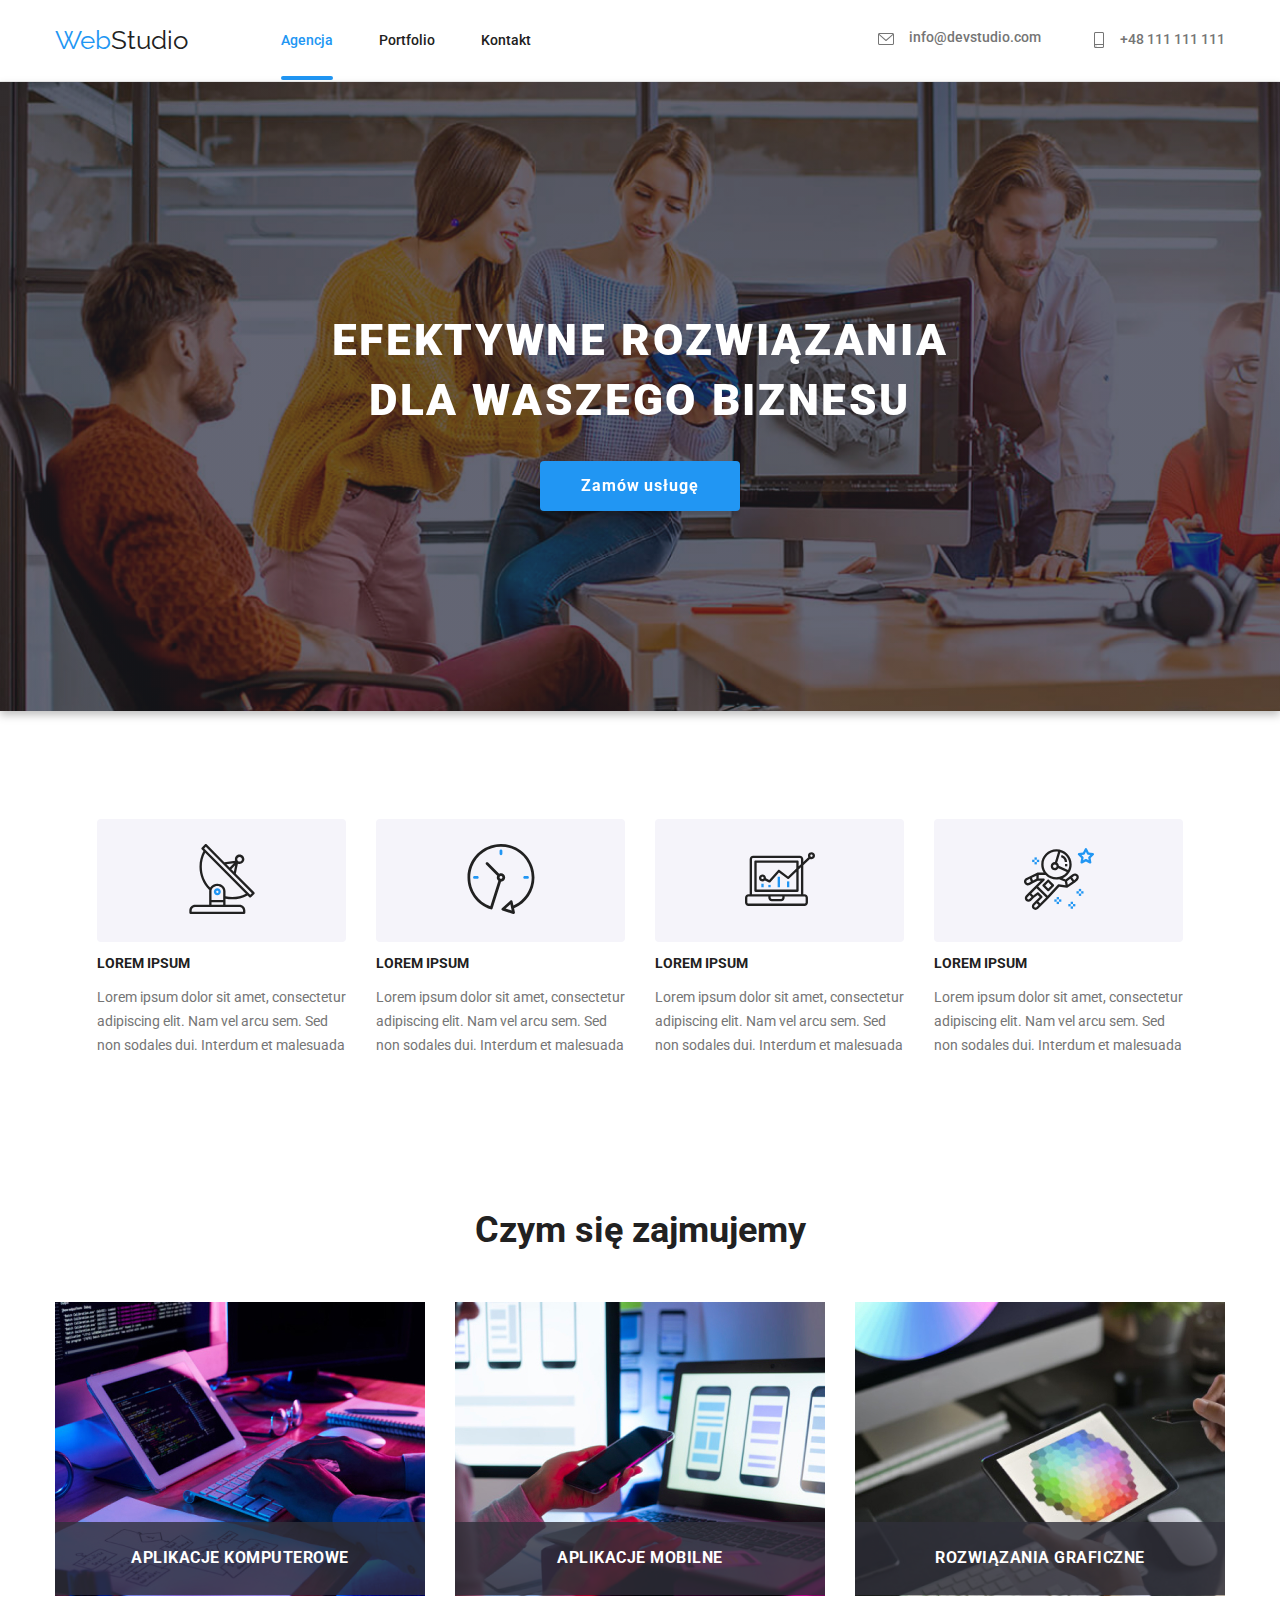
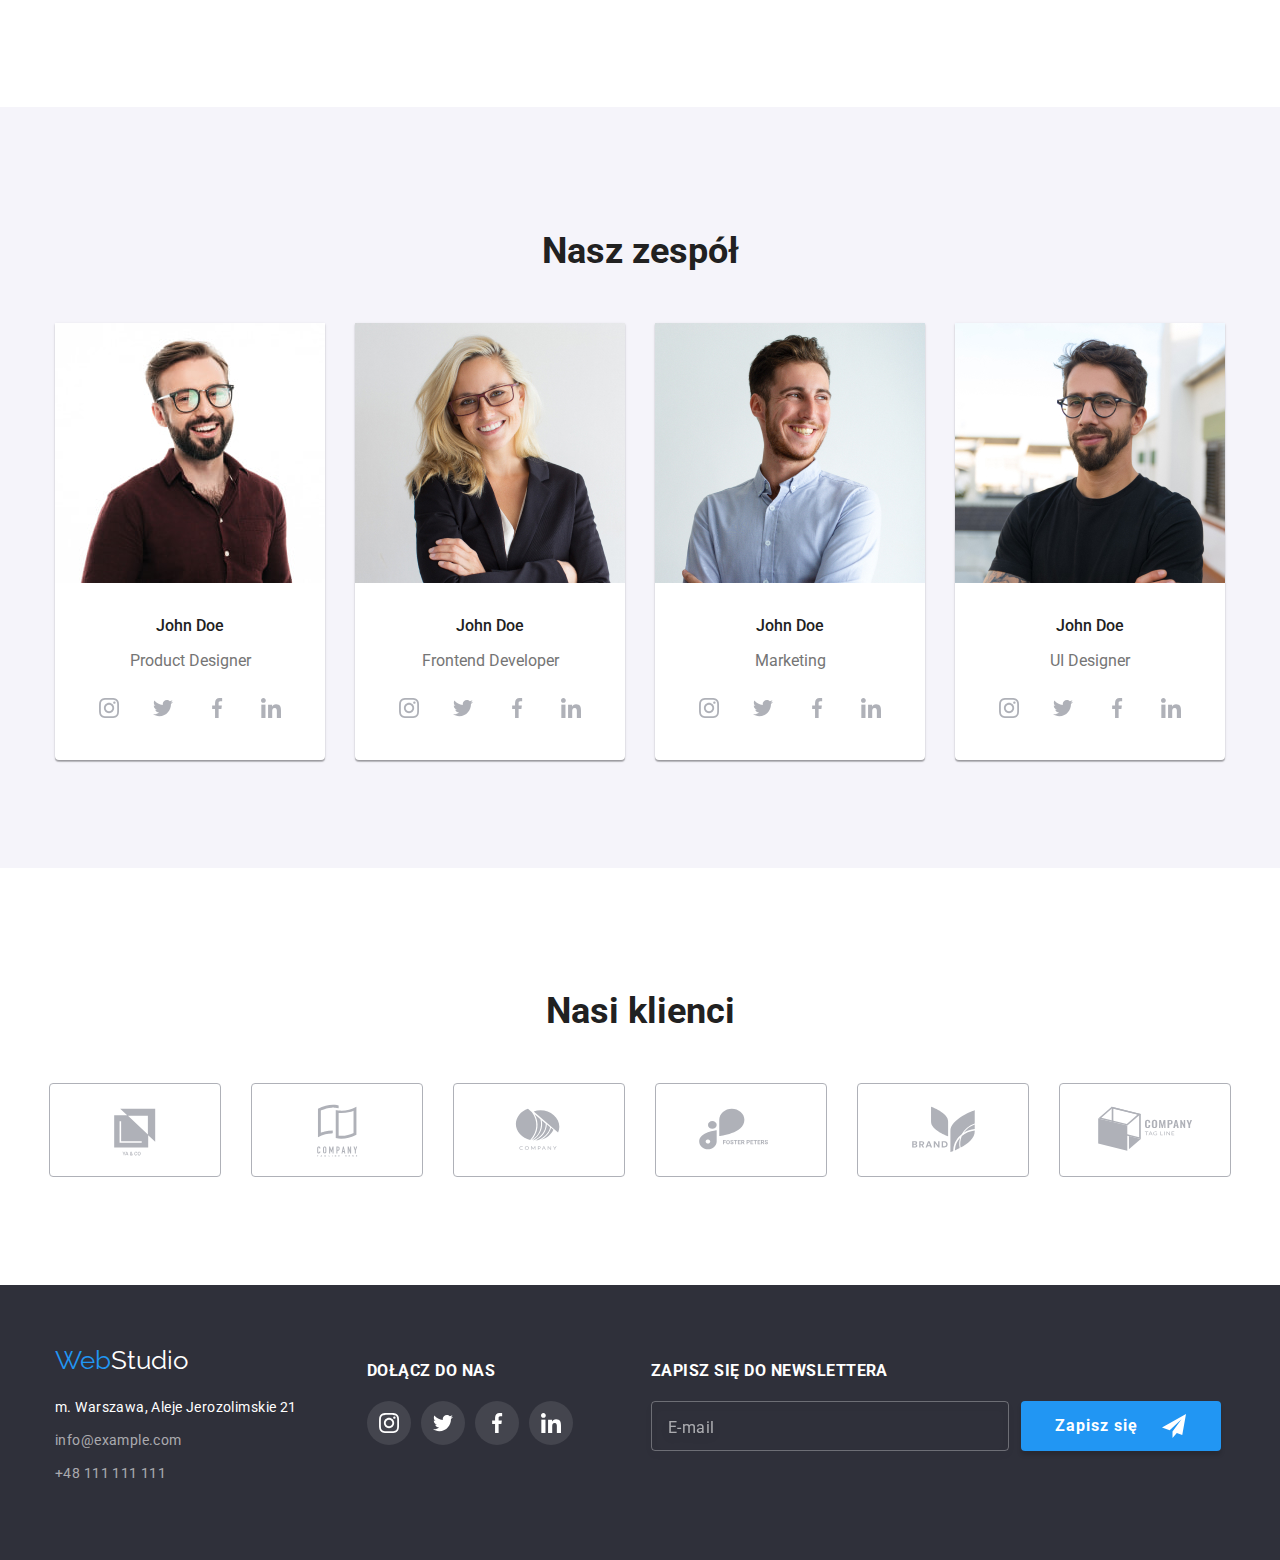
<file: index.html>
<!DOCTYPE html>
<html lang="pl">
  <head>
    <meta charset="UTF-8" />
    <meta http-equiv="X-UA-Compatible" content="IE=edge" />
    <meta name="viewport" content="width=device-width, initial-scale=1.0" />
    <title>Main page</title>
    <link rel="preconnect" href="https://fonts.googleapis.com" />
    <link rel="preconnect" href="https://fonts.gstatic.com" crossorigin />
    <link
      href="https://fonts.googleapis.com/css2?family=Raleway:wght@700&family=Roboto:wght@400;500;700;900&display=swap"
      rel="stylesheet"
    />
    <link
      rel="stylesheet"
      href="https://cdnjs.cloudflare.com/ajax/libs/modern-normalize/1.0.0/modern-normalize.min.css"
    />

    <link rel="stylesheet" href="./css/main.min.css" />
  </head>
  <body>
    <header class="header">
      <div class="container header__wrapper">
        <a href="./index.html" class="logo"
          ><span class="logo__highlight">Web</span>Studio</a
        >
        <nav>
          <ul class="header__nav-list">
            <li>
              <a
                href="./index.html"
                class="header__nav-link header__nav-link--active-now"
                >Agencja</a
              >
            </li>
            <li>
              <a href="./portfolio.html" class="header__nav-link">Portfolio</a>
            </li>
            <li><a href="#" class="header__nav-link">Kontakt</a></li>
          </ul>
        </nav>
        <ul class="header__contact-list">
          <li>
            <a href="mailto:info@devstudio.com" class="header__contact-link"
              ><svg class="header__contact-icon" width="20" height="16">
                <use href="./images/icons.svg#icon-envelope"></use>
              </svg>
              info@devstudio.com
            </a>
          </li>
          <li>
            <a href="tel:48111111111" class="header__contact-link"
              ><svg class="header__contact-icon" width="16" height="22">
                <use href="./images/icons.svg#icon-smartphone"></use>
              </svg>
              +48 111 111 111
            </a>
          </li>
        </ul>
      </div>
    </header>

    <main>
      <section class="section effective-solutions">
        <div class="container">
          <h1 class="effective-solutions__title">
            EFEKTYWNE ROZWIĄZANIA <br />DLA WASZEGO BIZNESU
          </h1>
          <button type="button" class="btn" data-modal-open>
            Zamów usługę
          </button>
        </div>
      </section>

      <section class="section">
        <div class="container">
          <h2 class="hide">Nasze atuty</h2>
          <ul class="strengths">
            <li>
              <div class="strengths__icon-wrapper">
                <svg width="70" height="70">
                  <use href="./images/icons.svg#icon-antenna-1"></use>
                </svg>
              </div>
              <h3 class="strengths__title">LOREM IPSUM</h3>
              <p class="strengths__text">
                Lorem ipsum dolor sit amet, consectetur<br />
                adipiscing elit. Nam vel arcu sem. Sed <br />
                non sodales dui. Interdum et malesuada
              </p>
            </li>
            <li>
              <div class="strengths__icon-wrapper">
                <svg width="70" height="70">
                  <use href="./images/icons.svg#icon-clock-1"></use>
                </svg>
              </div>
              <h3 class="strengths__title">LOREM IPSUM</h3>
              <p class="strengths__text">
                Lorem ipsum dolor sit amet, consectetur<br />
                adipiscing elit. Nam vel arcu sem. Sed <br />
                non sodales dui. Interdum et malesuada
              </p>
            </li>
            <li>
              <div class="strengths__icon-wrapper">
                <svg width="70" height="70">
                  <use href="./images/icons.svg#icon-diagram-1"></use>
                </svg>
              </div>
              <h3 class="strengths__title">LOREM IPSUM</h3>
              <p class="strengths__text">
                Lorem ipsum dolor sit amet, consectetur<br />
                adipiscing elit. Nam vel arcu sem. Sed <br />
                non sodales dui. Interdum et malesuada
              </p>
            </li>
            <li>
              <div class="strengths__icon-wrapper">
                <svg width="70" height="70">
                  <use href="./images/icons.svg#icon-astronaut-1"></use>
                </svg>
              </div>
              <h3 class="strengths__title">LOREM IPSUM</h3>
              <p class="strengths__text">
                Lorem ipsum dolor sit amet, consectetur<br />
                adipiscing elit. Nam vel arcu sem. Sed <br />
                non sodales dui. Interdum et malesuada
              </p>
            </li>
          </ul>
        </div>
      </section>

      <section class="section doing">
        <div class="container">
          <h2 class="section__heading">Czym się zajmujemy</h2>
          <ul class="doing__list">
            <li class="psr">
              <img
                src="./images/box_1.jpg"
                alt="programista koduje"
                width="370"
                height="294"
              />
              <div>
                <h3 class="doing__description">APLIKACJE KOMPUTEROWE</h3>
              </div>
            </li>
            <li class="psr">
              <img
                src="./images/box_2.jpg"
                alt="kobieta projektuje aplikacje na telefon"
                width="370"
                height="294"
              />
              <div>
                <h3 class="doing__description">APLIKACJE MOBILNE</h3>
              </div>
            </li>
            <li class="psr">
              <img
                src="./images/box_3.jpg"
                alt="ktoś trzyma tablet i wybiera kolor"
                width="370"
                height="294"
              />
              <div>
                <h3 class="doing__description">ROZWIĄZANIA GRAFICZNE</h3>
              </div>
            </li>
          </ul>
        </div>
      </section>

      <section class="section team">
        <div class="container">
          <h2 class="section__heading">Nasz zespół</h2>
          <ul class="team__list">
            <li class="team__item">
              <img
                src="./images/1_product_designer.jpg"
                alt="mężczyzna product designer"
                width="270"
                height="260"
              />
              <div class="team__description-wrapper">
                <h3 class="team__title">John Doe</h3>
                <p class="team__text">Product Designer</p>
                <ul class="team__social-list">
                  <li class="team__social-item">
                    <a class="team__social-link" href="#">
                      <svg class="social-icon" width="20" height="20">
                        <use href="./images/icons.svg#icon-instagram-2"></use>
                      </svg>
                    </a>
                  </li>
                  <li>
                    <a class="team__social-link" href="#">
                      <svg class="social-icon" width="20" height="20">
                        <use href="./images/icons.svg#icon-twitter-1"></use>
                      </svg>
                    </a>
                  </li>
                  <li>
                    <a class="team__social-link" href="#">
                      <svg class="social-icon" width="20" height="20">
                        <use href="./images/icons.svg#icon-facebook-1"></use>
                      </svg>
                    </a>
                  </li>
                  <li>
                    <a class="team__social-link" href="#">
                      <svg class="social-icon" width="20" height="20">
                        <use href="./images/icons.svg#icon-linkedin-1"></use>
                      </svg>
                    </a>
                  </li>
                </ul>
              </div>
            </li>
            <li class="team__item">
              <img
                src="./images/2_frontend_developer.jpg"
                alt="kobieta frontend developer"
                width="270"
                height="260"
              />
              <div class="team__description-wrapper">
                <h3 class="team__title">John Doe</h3>
                <p class="team__text">Frontend Developer</p>
                <ul class="team__social-list">
                  <li class="team__social-item">
                    <a class="team__social-link" href="#">
                      <svg class="social-icon" width="20" height="20">
                        <use href="./images/icons.svg#icon-instagram-2"></use>
                      </svg>
                    </a>
                  </li>
                  <li>
                    <a class="team__social-link" href="#">
                      <svg class="social-icon" width="20" height="20">
                        <use href="./images/icons.svg#icon-twitter-1"></use>
                      </svg>
                    </a>
                  </li>
                  <li>
                    <a class="team__social-link" href="#">
                      <svg class="social-icon" width="20" height="20">
                        <use href="./images/icons.svg#icon-facebook-1"></use>
                      </svg>
                    </a>
                  </li>
                  <li>
                    <a class="team__social-link" href="#">
                      <svg class="social-icon" width="20" height="20">
                        <use href="./images/icons.svg#icon-linkedin-1"></use>
                      </svg>
                    </a>
                  </li>
                </ul>
              </div>
            </li>
            <li class="team__item">
              <img
                src="./images/3_marketing.jpg"
                alt="mężczyzna marketing"
                width="270"
                height="260"
              />
              <div class="team__description-wrapper">
                <h3 class="team__title">John Doe</h3>
                <p class="team__text">Marketing</p>
                <ul class="team__social-list">
                  <li class="team__social-item">
                    <a class="team__social-link" href="#">
                      <svg class="social-icon" width="20" height="20">
                        <use href="./images/icons.svg#icon-instagram-2"></use>
                      </svg>
                    </a>
                  </li>
                  <li>
                    <a class="team__social-link" href="#">
                      <svg class="social-icon" width="20" height="20">
                        <use href="./images/icons.svg#icon-twitter-1"></use>
                      </svg>
                    </a>
                  </li>
                  <li>
                    <a class="team__social-link" href="#">
                      <svg class="social-icon" width="20" height="20">
                        <use href="./images/icons.svg#icon-facebook-1"></use>
                      </svg>
                    </a>
                  </li>
                  <li>
                    <a class="team__social-link" href="#">
                      <svg class="social-icon" width="20" height="20">
                        <use href="./images/icons.svg#icon-linkedin-1"></use>
                      </svg>
                    </a>
                  </li>
                </ul>
              </div>
            </li>
            <li class="team__item">
              <img
                src="./images/4_ui_designer.jpg"
                alt="mężczyzna ui designer"
                width="270"
                height="260"
              />
              <div class="team__description-wrapper">
                <h3 class="team__title">John Doe</h3>
                <p class="team__text">UI Designer</p>
                <ul class="team__social-list">
                  <li class="team__social-item">
                    <a class="team__social-link" href="#">
                      <svg class="social-icon" width="20" height="20">
                        <use href="./images/icons.svg#icon-instagram-2"></use>
                      </svg>
                    </a>
                  </li>
                  <li>
                    <a class="team__social-link" href="#">
                      <svg class="social-icon" width="20" height="20">
                        <use href="./images/icons.svg#icon-twitter-1"></use>
                      </svg>
                    </a>
                  </li>
                  <li>
                    <a class="team__social-link" href="#">
                      <svg class="social-icon" width="20" height="20">
                        <use href="./images/icons.svg#icon-facebook-1"></use>
                      </svg>
                    </a>
                  </li>
                  <li>
                    <a class="team__social-link" href="#">
                      <svg class="social-icon" width="20" height="20">
                        <use href="./images/icons.svg#icon-linkedin-1"></use>
                      </svg>
                    </a>
                  </li>
                </ul>
              </div>
            </li>
          </ul>
        </div>
      </section>

      <section class="section">
        <div class="container">
          <h2 class="section__heading">Nasi klienci</h2>
          <div>
            <ul class="clients">
              <li>
                <a class="clients__link" href="#">
                  <svg width="170" height="92">
                    <use href="./images/icons.svg#icon-Client-1"></use>
                  </svg>
                </a>
              </li>
              <li>
                <a class="clients__link" href="#">
                  <svg width="170" height="92">
                    <use href="./images/icons.svg#icon-Client-2"></use>
                  </svg>
                </a>
              </li>
              <li>
                <a class="clients__link" href="#">
                  <svg width="170" height="92">
                    <use href="./images/icons.svg#icon-Client-3"></use>
                  </svg>
                </a>
              </li>
              <li>
                <a class="clients__link" href="#">
                  <svg width="170" height="92">
                    <use href="./images/icons.svg#icon-Client-4"></use>
                  </svg>
                </a>
              </li>
              <li>
                <a class="clients__link" href="#">
                  <svg width="170" height="92">
                    <use href="./images/icons.svg#icon-Client-5"></use>
                  </svg>
                </a>
              </li>
              <li>
                <a class="clients__link" href="#">
                  <svg width="170" height="92">
                    <use href="./images/icons.svg#icon-Client-6"></use>
                  </svg>
                </a>
              </li>
            </ul>
          </div>
        </div>
      </section>
    </main>

    <footer class="footer">
      <div class="container">
        <div>
          <a href="./index.html" class="logo"
            ><span class="logo__highlight">Web</span>Studio</a
          >
          <address>
            <ul class="footer__contact-list">
              <li>
                <a
                  href="https://goo.gl/maps/UYu189t7c9yPTh1o7"
                  target="_blank"
                  class="footer__address-link"
                  >m. Warszawa, Aleje Jerozolimskie 21</a
                >
              </li>
              <li class="footer__mail-item">
                <a href="mailto:info@example.com" class="footer__contact-link"
                  >info@example.com</a
                >
              </li>
              <li>
                <a href="tel:48111111111" class="footer__contact-link"
                  >+48 111 111 111</a
                >
              </li>
            </ul>
          </address>
        </div>

        <div class="footer__socials-wrapper">
          <h3 class="footer__title">DOŁĄCZ DO NAS</h3>
          <ul class="footer__socials-list">
            <li class="footer__socials-item">
              <a class="footer__socials-link" href="#">
                <svg class="social-icon" width="20" height="20">
                  <use href="./images/icons.svg#icon-instagram-2"></use>
                </svg>
              </a>
            </li>
            <li class="footer__socials-item">
              <a class="footer__socials-link" href="#">
                <svg class="social-icon" width="20" height="20">
                  <use href="./images/icons.svg#icon-twitter-1"></use>
                </svg>
              </a>
            </li>
            <li class="footer__socials-item">
              <a class="footer__socials-link" href="#">
                <svg class="social-icon" width="20" height="20">
                  <use href="./images/icons.svg#icon-facebook-1"></use>
                </svg>
              </a>
            </li>
            <li>
              <a class="footer__socials-link" href="#">
                <svg class="social-icon" width="20" height="20">
                  <use href="./images/icons.svg#icon-linkedin-1"></use>
                </svg>
              </a>
            </li>
          </ul>
        </div>

        <div class="footer__newsletter-form-wrapper">
          <h3 class="footer__title">ZAPISZ SIĘ DO NEWSLETTERA</h3>
          <form class="footer__newsletter-form">
            <label>
              <input
                class="footer__newsletter-form-input"
                type="email"
                name="footer-newsletter-form-email"
                placeholder="E-mail"
              />
            </label>
            <button type="submit" class="btn">
              Zapisz się<svg class="footer__send-icon" width="24" height="24">
                <use href="./images/icons.svg#icon-send"></use>
              </svg>
            </button>
          </form>
        </div>
      </div>
    </footer>

    <div class="modal is-hidden" data-modal>
      <div class="modal__window">
        <button type="button" class="modal__close-btn" data-modal-close>
          <svg class="modal__close-icon" width="18" height="18">
            <use href="./images/icons.svg#icon-close-1"></use>
          </svg>
        </button>

        <form class="contact-form">
          <p class="contact-form__title">
            Zostaw swoje dane w formularzu poniżej
          </p>

          <fieldset class="contact-form__fieldset">
            <label for="name">Imię</label>
            <input
              class="contact-form__personal-input"
              type="text"
              name="user-name"
              id="name"
            />
            <svg class="contact-form__icon" width="18" height="18">
              <use href="./images/icons.svg#icon-person-black"></use>
            </svg>
          </fieldset>

          <fieldset class="contact-form__fieldset">
            <label for="phone">Telefon</label>
            <input
              class="contact-form__personal-input"
              type="tel"
              name="user-phone-number"
              id="phone"
              pattern="[0-9]{3}-[0-9]{3}-[0-9]{3}"
            />
            <svg class="contact-form__icon" width="18" height="18">
              <use href="./images/icons.svg#icon-phone-black"></use>
            </svg>
          </fieldset>

          <fieldset class="contact-form__fieldset">
            <label for="mail">Email</label>
            <input
              class="contact-form__personal-input"
              type="email"
              name="user-email"
              id="mail"
            />
            <svg class="contact-form__icon" width="18" height="18">
              <use href="./images/icons.svg#icon-email-black"></use>
            </svg>
          </fieldset>

          <fieldset class="contact-form__fieldset contact-form--user-comment">
            <label for="comment">Komentarz</label>
            <textarea
              class="contact-form__textarea"
              placeholder="Wprowadź tekst"
            ></textarea>
          </fieldset>

          <label class="contact-form__checkbox-label">
            <input type="checkbox" name="rules-and-privacy-policy" id="legal" />
            <svg class="contact-form__checkbox-icon" width="16" height="15">
              <use href="./images/icons.svg#icon-checkbox"></use>
            </svg>
            <svg class="contact-form__checked-icon" width="16" height="15">
              <use href="./images/icons.svg#icon-checked"></use>
            </svg>
            <p class="contact-form__checkbox-text">
              Oświadczam iż akceptuję <a href="#">Regulamin</a> i
              <a href="#">Politykę Prywatności</a>.
            </p>
          </label>

          <button class="btn contact-form__button" type="submit">Wyślij</button>
        </form>
      </div>
    </div>

    <script src="./js/modal.js"></script>
  </body>
</html>
</file>
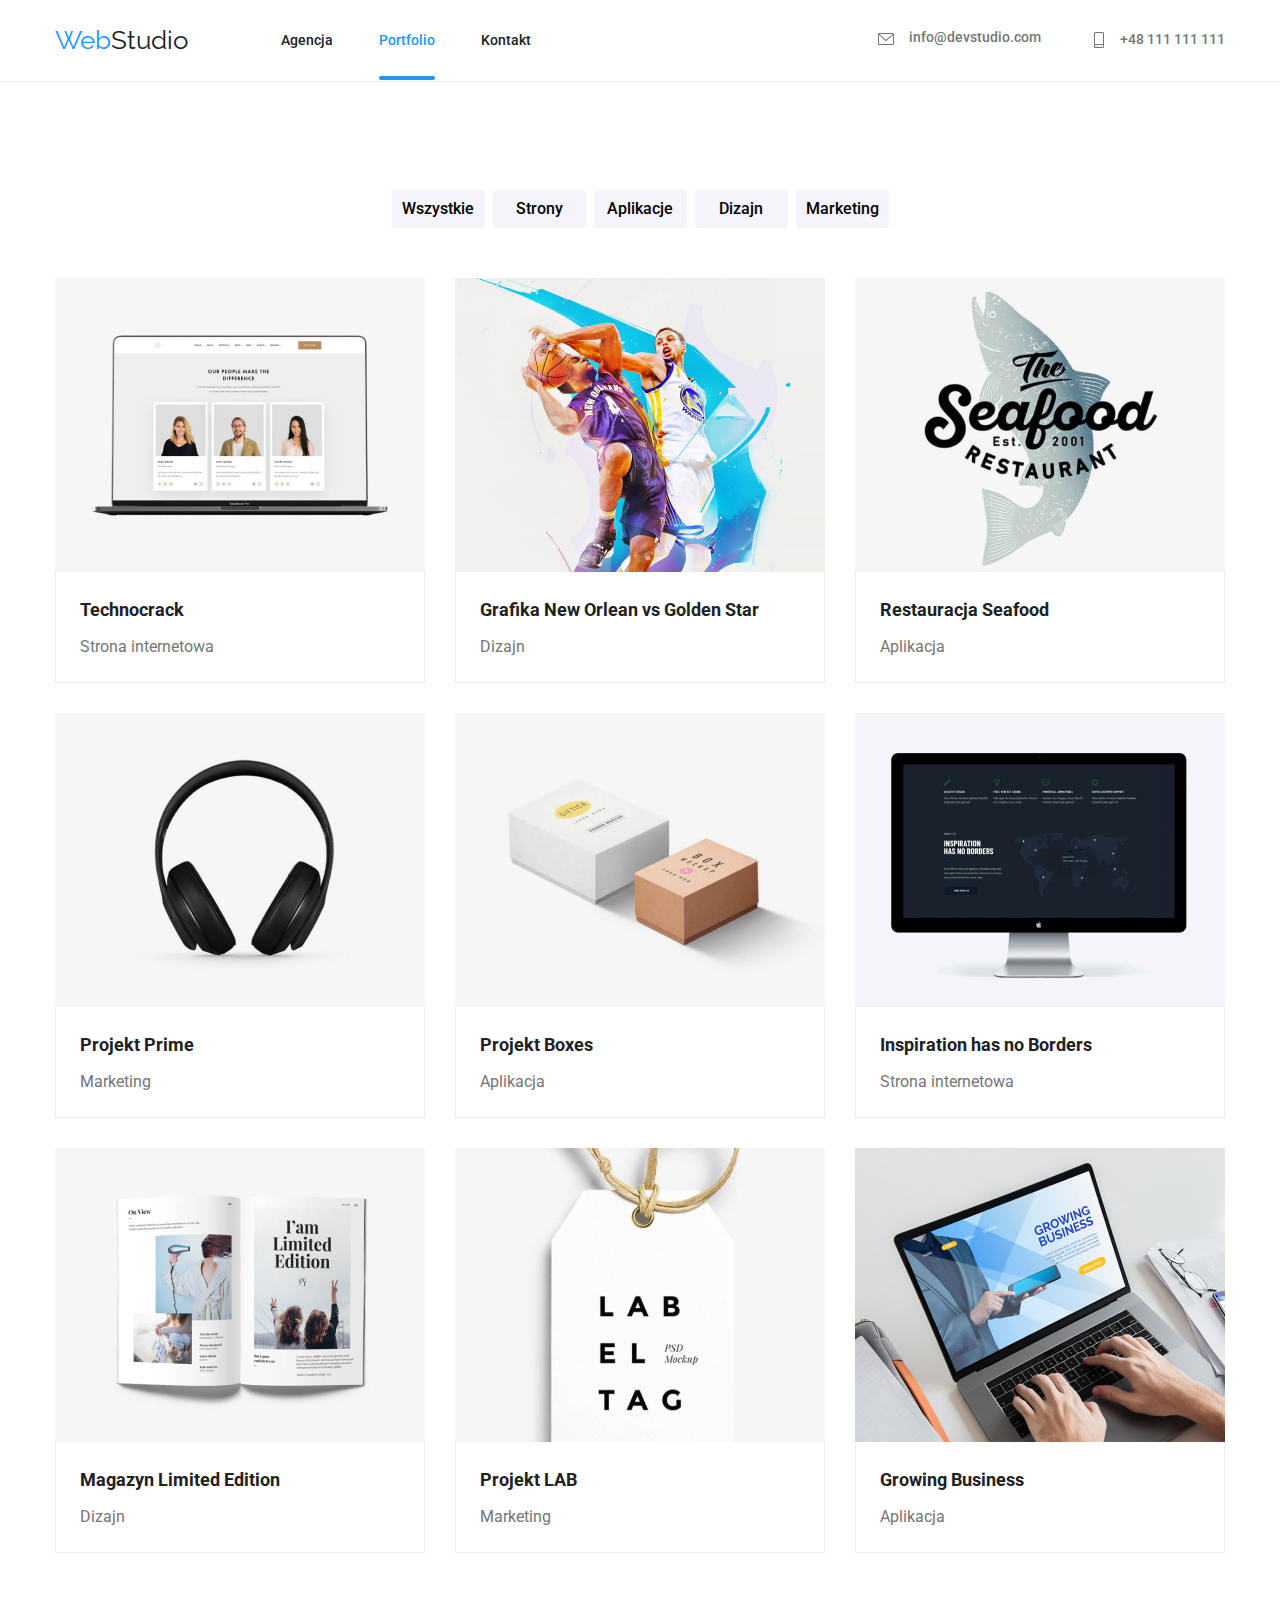
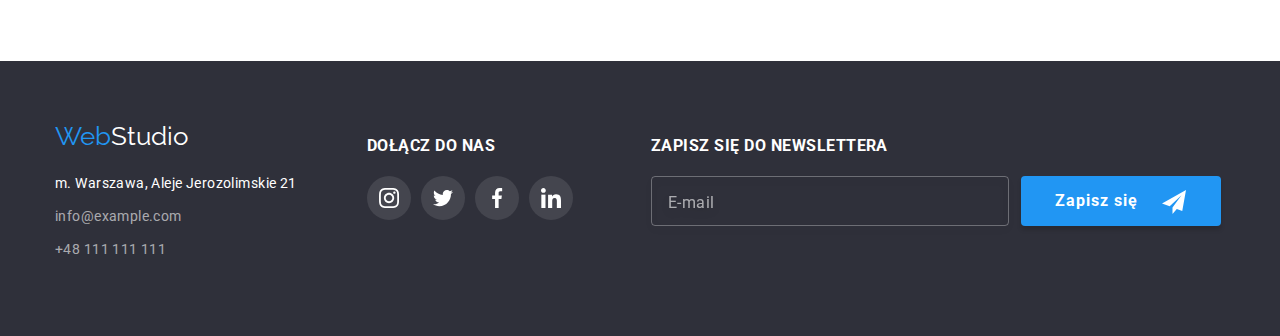
<file: portfolio.html>
<!DOCTYPE html>
<html lang="pl">
  <head>
    <meta charset="UTF-8" />
    <meta http-equiv="X-UA-Compatible" content="IE=edge" />
    <meta name="viewport" content="width=device-width, initial-scale=1.0" />
    <title>Portfolio</title>
    <link rel="preconnect" href="https://fonts.googleapis.com" />
    <link rel="preconnect" href="https://fonts.gstatic.com" crossorigin />
    <link
      href="https://fonts.googleapis.com/css2?family=Raleway:wght@700&family=Roboto:wght@400;500;700;900&display=swap"
      rel="stylesheet"
    />
    <link
      rel="stylesheet"
      href="https://cdnjs.cloudflare.com/ajax/libs/modern-normalize/1.0.0/modern-normalize.min.css"
    />

    <link rel="stylesheet" href="./css/main.min.css" />
  </head>
  <body>
    <header class="header">
      <div class="container header__wrapper">
        <a href="./index.html" class="logo"
          ><span class="logo__highlight">Web</span>Studio</a
        >
        <nav>
          <ul class="header__nav-list">
            <li><a href="./index.html" class="header__nav-link">Agencja</a></li>
            <li>
              <a
                href="./portfolio.html"
                class="header__nav-link header__nav-link--active-now"
                >Portfolio</a
              >
            </li>
            <li><a href="#" class="header__nav-link">Kontakt</a></li>
          </ul>
        </nav>
        <ul class="header__contact-list">
          <li>
            <a href="mailto:info@devstudio.com" class="header__contact-link"
              ><svg class="header__contact-icon" width="20" height="16">
                <use href="./images/icons.svg#icon-envelope"></use>
              </svg>
              info@devstudio.com
            </a>
          </li>
          <li>
            <a href="tel:48111111111" class="header__contact-link"
              ><svg class="header__contact-icon" width="16" height="22">
                <use href="./images/icons.svg#icon-smartphone"></use>
              </svg>
              +48 111 111 111
            </a>
          </li>
        </ul>
      </div>
    </header>

    <main>
      <section class="section">
        <div class="container">
          <h1 class="hide">Filtry</h1>
          <nav>
            <ul class="portfolio-filters">
              <li>
                <button type="button" class="portfolio-filters__btn">
                  Wszystkie
                </button>
              </li>
              <li>
                <button type="button" class="portfolio-filters__btn">
                  Strony
                </button>
              </li>
              <li>
                <button type="button" class="portfolio-filters__btn">
                  Aplikacje
                </button>
              </li>
              <li>
                <button type="button" class="portfolio-filters__btn">
                  Dizajn
                </button>
              </li>
              <li>
                <button type="button" class="portfolio-filters__btn">
                  Marketing
                </button>
              </li>
            </ul>
          </nav>

          <h2 class="hide">Projekty</h2>
          <ul class="portfolio-projects">
            <li class="portfolio-projects__item">
              <div class="portfolio-projects__overlay-wrapper">
                <img
                  src="./images/technocrack.jpg"
                  alt="strona internetowa technocrack na laptopie"
                  width="370"
                  height="294"
                  class="portfolio-projects__img"
                />
                <div class="portfolio-projects__overlay-text-wrapper">
                  <p class="portfolio-projects__overlay-text">
                    Technocrack jest popularną platformą wykorzystywaną do
                    rozpowszechniania koronawirusa. Firmy wykorzystują tę
                    platformę do celów szpiegowskich i ataków na
                    niezabezpieczone serwery konkurencji
                  </p>
                </div>
              </div>
              <div class="portfolio-projects__description-wrapper">
                <h3 class="portfolio-projects__title">Technocrack</h3>
                <p class="portfolio-projects__paragraph">Strona internetowa</p>
              </div>
            </li>

            <li class="portfolio-projects__item">
              <div class="portfolio-projects__overlay-wrapper">
                <img
                  src="./images/new_orlean_vs_golden_star.jpg"
                  alt="dwóch koszykarzy"
                  width="370"
                  height="294"
                  class="portfolio-projects__img"
                />
                <div class="portfolio-projects__overlay-text-wrapper">
                  <p class="portfolio-projects__overlay-text">
                    Technocrack jest popularną platformą wykorzystywaną do
                    rozpowszechniania koronawirusa. Firmy wykorzystują tę
                    platformę do celów szpiegowskich i ataków na
                    niezabezpieczone serwery konkurencji
                  </p>
                </div>
              </div>
              <div class="portfolio-projects__description-wrapper">
                <h3 class="portfolio-projects__title">
                  Grafika New Orlean vs Golden Star
                </h3>
                <p class="portfolio-projects__paragraph">Dizajn</p>
              </div>
            </li>

            <li class="portfolio-projects__item">
              <div class="portfolio-projects__overlay-wrapper">
                <img
                  src="./images/restaurant_seafood.jpg"
                  alt="logo restauracji seafood"
                  width="370"
                  height="294"
                  class="portfolio-projects__img"
                />
                <div class="portfolio-projects__overlay-text-wrapper">
                  <p class="portfolio-projects__overlay-text">
                    Technocrack jest popularną platformą wykorzystywaną do
                    rozpowszechniania koronawirusa. Firmy wykorzystują tę
                    platformę do celów szpiegowskich i ataków na
                    niezabezpieczone serwery konkurencji
                  </p>
                </div>
              </div>
              <div class="portfolio-projects__description-wrapper">
                <h3 class="portfolio-projects__title">Restauracja Seafood</h3>
                <p class="portfolio-projects__paragraph">Aplikacja</p>
              </div>
            </li>

            <li class="portfolio-projects__item">
              <div class="portfolio-projects__overlay-wrapper">
                <img
                  src="./images/project_prime.jpg"
                  alt="słuchawki nauszne"
                  width="370"
                  height="294"
                  class="portfolio-projects__img"
                />
                <div class="portfolio-projects__overlay-text-wrapper">
                  <p class="portfolio-projects__overlay-text">
                    Technocrack jest popularną platformą wykorzystywaną do
                    rozpowszechniania koronawirusa. Firmy wykorzystują tę
                    platformę do celów szpiegowskich i ataków na
                    niezabezpieczone serwery konkurencji
                  </p>
                </div>
              </div>
              <div class="portfolio-projects__description-wrapper">
                <h3 class="portfolio-projects__title">Projekt Prime</h3>
                <p class="portfolio-projects__paragraph">Marketing</p>
              </div>
            </li>

            <li class="portfolio-projects__item">
              <div class="portfolio-projects__overlay-wrapper">
                <img
                  src="./images/project_boxes.jpg"
                  alt="dwa pudełka"
                  width="370"
                  height="294"
                  class="portfolio-projects__img"
                />
                <div class="portfolio-projects__overlay-text-wrapper">
                  <p class="portfolio-projects__overlay-text">
                    Technocrack jest popularną platformą wykorzystywaną do
                    rozpowszechniania koronawirusa. Firmy wykorzystują tę
                    platformę do celów szpiegowskich i ataków na
                    niezabezpieczone serwery konkurencji
                  </p>
                </div>
              </div>
              <div class="portfolio-projects__description-wrapper">
                <h3 class="portfolio-projects__title">Projekt Boxes</h3>
                <p class="portfolio-projects__paragraph">Aplikacja</p>
              </div>
            </li>

            <li class="portfolio-projects__item">
              <div class="portfolio-projects__overlay-wrapper">
                <img
                  src="./images/inspiration_has_no_borders.jpg"
                  alt="strona internetowa inspiration has no borders na monitorze"
                  width="370"
                  height="294"
                  class="portfolio-projects__img"
                />
                <div class="portfolio-projects__overlay-text-wrapper">
                  <p class="portfolio-projects__overlay-text">
                    Technocrack jest popularną platformą wykorzystywaną do
                    rozpowszechniania koronawirusa. Firmy wykorzystują tę
                    platformę do celów szpiegowskich i ataków na
                    niezabezpieczone serwery konkurencji
                  </p>
                </div>
              </div>
              <div class="portfolio-projects__description-wrapper">
                <h3 class="portfolio-projects__title">
                  Inspiration has no Borders
                </h3>
                <p class="portfolio-projects__paragraph">Strona internetowa</p>
              </div>
            </li>

            <li class="portfolio-projects__item">
              <div class="portfolio-projects__overlay-wrapper">
                <img
                  src="./images/magazine_limited_edition.jpg"
                  alt="otwarty magazyn limited edition"
                  width="370"
                  height="294"
                  class="portfolio-projects__img"
                />
                <div class="portfolio-projects__overlay-text-wrapper">
                  <p class="portfolio-projects__overlay-text">
                    Technocrack jest popularną platformą wykorzystywaną do
                    rozpowszechniania koronawirusa. Firmy wykorzystują tę
                    platformę do celów szpiegowskich i ataków na
                    niezabezpieczone serwery konkurencji
                  </p>
                </div>
              </div>
              <div class="portfolio-projects__description-wrapper">
                <h3 class="portfolio-projects__title">
                  Magazyn Limited Edition
                </h3>
                <p class="portfolio-projects__paragraph">Dizajn</p>
              </div>
            </li>

            <li class="portfolio-projects__item">
              <div class="portfolio-projects__overlay-wrapper">
                <img
                  src="./images/project_lab.jpg"
                  alt="etykieta z napisem lab"
                  width="370"
                  height="294"
                  class="portfolio-projects__img"
                />
                <div class="portfolio-projects__overlay-text-wrapper">
                  <p class="portfolio-projects__overlay-text">
                    Technocrack jest popularną platformą wykorzystywaną do
                    rozpowszechniania koronawirusa. Firmy wykorzystują tę
                    platformę do celów szpiegowskich i ataków na
                    niezabezpieczone serwery konkurencji
                  </p>
                </div>
              </div>
              <div class="portfolio-projects__description-wrapper">
                <h3 class="portfolio-projects__title">Projekt LAB</h3>
                <p class="portfolio-projects__paragraph">Marketing</p>
              </div>
            </li>

            <li class="portfolio-projects__item">
              <div class="portfolio-projects__overlay-wrapper">
                <img
                  src="./images/growing_business.jpg"
                  alt="aplikacja growing business na laptopie"
                  width="370"
                  height="294"
                  class="portfolio-projects__img"
                />
                <div class="portfolio-projects__overlay-text-wrapper">
                  <p class="portfolio-projects__overlay-text">
                    Technocrack jest popularną platformą wykorzystywaną do
                    rozpowszechniania koronawirusa. Firmy wykorzystują tę
                    platformę do celów szpiegowskich i ataków na
                    niezabezpieczone serwery konkurencji
                  </p>
                </div>
              </div>
              <div class="portfolio-projects__description-wrapper">
                <h3 class="portfolio-projects__title">Growing Business</h3>
                <p class="portfolio-projects__paragraph">Aplikacja</p>
              </div>
            </li>
          </ul>
        </div>
      </section>
    </main>

    <footer class="footer">
      <div class="container">
        <div class="footer-left">
          <a href="./index.html" class="logo"
            ><span class="logo__highlight">Web</span>Studio</a
          >
          <address>
            <ul class="footer__contact-list">
              <li>
                <a
                  href="https://goo.gl/maps/UYu189t7c9yPTh1o7"
                  target="_blank"
                  class="footer__address-link"
                  >m. Warszawa, Aleje Jerozolimskie 21</a
                >
              </li>
              <li class="footer__mail-item">
                <a href="mailto:info@example.com" class="footer__contact-link"
                  >info@example.com</a
                >
              </li>
              <li>
                <a href="tel:48111111111" class="footer__contact-link"
                  >+48 111 111 111</a
                >
              </li>
            </ul>
          </address>
        </div>

        <div class="footer__socials-wrapper">
          <h3 class="footer__title">DOŁĄCZ DO NAS</h3>
          <ul class="footer__socials-list">
            <li class="footer__socials-item">
              <a class="footer__socials-link" href="#">
                <svg class="social-icon" width="20" height="20">
                  <use href="./images/icons.svg#icon-instagram-2"></use>
                </svg>
              </a>
            </li>
            <li class="footer__socials-item">
              <a class="footer__socials-link" href="#">
                <svg class="social-icon" width="20" height="20">
                  <use href="./images/icons.svg#icon-twitter-1"></use>
                </svg>
              </a>
            </li>
            <li class="footer__socials-item">
              <a class="footer__socials-link" href="#">
                <svg class="social-icon" width="20" height="20">
                  <use href="./images/icons.svg#icon-facebook-1"></use>
                </svg>
              </a>
            </li>
            <li>
              <a class="footer__socials-link" href="#">
                <svg class="social-icon" width="20" height="20">
                  <use href="./images/icons.svg#icon-linkedin-1"></use>
                </svg>
              </a>
            </li>
          </ul>
        </div>

        <div class="footer__newsletter-form-wrapper">
          <h3 class="footer__title">ZAPISZ SIĘ DO NEWSLETTERA</h3>
          <form class="footer__newsletter-form">
            <label>
              <input
                class="footer__newsletter-form-input"
                type="email"
                name="footer-newsletter-form-email"
                placeholder="E-mail"
              />
            </label>
            <button type="submit" class="btn">
              Zapisz się<svg class="footer__send-icon" width="24" height="24">
                <use href="./images/icons.svg#icon-send"></use>
              </svg>
            </button>
          </form>
        </div>
      </div>
    </footer>
  </body>
</html>
</file>
<file: css/main.min.css>
:root{--main-font: "Roboto", sans-serif;--logo-font: "Raleway", sans-serif;--main-text-color: #212121;--second-type-color: #ffffff;--highlight-color: #2196f3;--paragrapgh-color: #757575;--second-background: #2f303a;--third-background: #f5f4fa;--transition: 250ms cubic-bezier(0.4, 0, 0.2, 1)}body{font-family:var(--main-font);font-size:14px;color:var(--main-text-color);margin:0}a{text-decoration:none}button{cursor:pointer}img{max-width:100%}ul{list-style:none;padding-left:0}.section{padding-top:94px;padding-bottom:94px}.section__heading{font-size:36px;line-height:1.166;color:var(--main-text-color);text-align:center;margin-bottom:50px}.container{margin:0 auto;width:100%;max-width:1200px;padding:0 15px}.hide{position:absolute;width:1px;height:1px;padding:0;margin:-1px;overflow:hidden;clip:rect(0, 0, 0, 0);border:0}.social-icon{fill:currentColor;-webkit-transition:fill var(--transition);transition:fill var(--transition)}.psr{position:relative}.header{border-bottom:1px solid #ececec}.header__wrapper{display:-webkit-box;display:-ms-flexbox;display:flex;-webkit-box-align:center;-ms-flex-align:center;align-items:center}.header__nav-list{display:-webkit-box;display:-ms-flexbox;display:flex;margin-left:93px;gap:46px;padding:32px 0;margin-top:0;margin-bottom:0}.header__nav-link{font-weight:500;line-height:1.14;text-decoration:none;color:var(--main-text-color);-webkit-transition:color var(--transition);transition:color var(--transition);position:relative}.header__nav-link:hover,.header__nav-link:focus{color:var(--highlight-color)}.header__nav-link--active-now{color:var(--highlight-color)}.header__nav-link--active-now::after{content:"";position:absolute;background-color:var(--highlight-color);width:100%;height:4px;border-radius:2px;left:0;bottom:-32px}.header__contact-list{display:-webkit-box;display:-ms-flexbox;display:flex;margin-left:auto;gap:50px}.header__contact-link{font-weight:500;line-height:1.14;color:var(--paragrapgh-color);text-decoration:none;-webkit-transition:color var(--transition);transition:color var(--transition)}.header__contact-link:hover,.header__contact-link:focus{color:var(--highlight-color)}.header__contact-icon{fill:currentColor;margin-right:10px;vertical-align:middle}.logo{font-family:var(--logo-font);line-height:1.19;font-size:26px;color:var(--main-text-color);text-decoration:none}.logo__highlight{color:var(--highlight-color)}.btn{background:var(--highlight-color);-webkit-box-shadow:0px 4px 4px rgba(0,0,0,.15);box-shadow:0px 4px 4px rgba(0,0,0,.15);border-radius:4px;width:200px;height:50px;color:var(--second-type-color);border:0;font-weight:700;font-size:16px;line-height:1.875;letter-spacing:.06em}.effective-solutions{background:rgba(47,48,58,.4);background-image:-webkit-gradient(linear, left top, left bottom, from(rgba(47, 48, 58, 0.4)), to(rgba(47, 48, 58, 0.4))),url("../images/background_img.jpg");background-image:linear-gradient(rgba(47, 48, 58, 0.4), rgba(47, 48, 58, 0.4)),url("../images/background_img.jpg");background-repeat:no-repeat;background-size:cover;text-align:center;-webkit-filter:drop-shadow(0px 4px 4px rgba(0, 0, 0, 0.25));filter:drop-shadow(0px 4px 4px rgba(0, 0, 0, 0.25));padding:200px 0}.effective-solutions__title{font-weight:900;font-size:44px;line-height:1.3636;text-align:center;letter-spacing:.06em;text-transform:uppercase;color:var(--second-type-color)}.strengths{display:-webkit-box;display:-ms-flexbox;display:flex;gap:30px;-webkit-box-pack:center;-ms-flex-pack:center;justify-content:center;-webkit-box-align:center;-ms-flex-align:center;align-items:center}.strengths__icon-wrapper{background:var(--third-background);border-radius:4px;padding-top:25px;padding-bottom:25px;text-align:center}.strengths__title{font-weight:700;font-size:14px;line-height:1.14}.strengths__text{line-height:1.71;color:var(--paragrapgh-color)}.doing{padding-top:0}.doing__list{display:-webkit-box;display:-ms-flexbox;display:flex;gap:30px;padding-left:0}.doing__description{position:absolute;background:rgba(47,48,58,.8);bottom:4px;width:100%;text-align:center;color:var(--second-type-color);letter-spacing:.03em;padding-top:27px;padding-bottom:27px;margin:auto}.team{background:var(--third-background)}.team__title{font-weight:500;font-size:16px;line-height:1.1875}.team__text{font-size:16px;line-height:1.1875;color:var(--paragrapgh-color)}.team__list{display:-webkit-box;display:-ms-flexbox;display:flex;gap:30px;padding-left:0}.team__description-wrapper{text-align:center;margin-top:30px}.team__social-list{display:-webkit-box;display:-ms-flexbox;display:flex;-webkit-box-align:center;-ms-flex-align:center;align-items:center;-webkit-box-pack:justify;-ms-flex-pack:justify;justify-content:space-between;margin-left:32px;margin-right:32px;margin-bottom:30px}.team__social-link{display:-webkit-box;display:-ms-flexbox;display:flex;width:44px;height:44px;background-color:var(--second-type-color);color:#afb1b8;border-radius:50%;-webkit-box-pack:center;-ms-flex-pack:center;justify-content:center;-webkit-box-align:center;-ms-flex-align:center;align-items:center;-webkit-transition:background-color var(--transition),color var(--transition);transition:background-color var(--transition),color var(--transition)}.team__social-link:hover,.team__social-link:focus{background-color:var(--highlight-color);color:var(--second-type-color)}.team__item{background-color:var(--second-type-color);-webkit-box-shadow:0px 1px 3px rgba(0,0,0,.12),0px 1px 1px rgba(0,0,0,.14),0px 2px 1px rgba(0,0,0,.2);box-shadow:0px 1px 3px rgba(0,0,0,.12),0px 1px 1px rgba(0,0,0,.14),0px 2px 1px rgba(0,0,0,.2);border-radius:0px 0px 4px 4px}.clients{display:-webkit-box;display:-ms-flexbox;display:flex;gap:30px;-webkit-box-pack:center;-ms-flex-pack:center;justify-content:center;-webkit-box-align:center;-ms-flex-align:center;align-items:center}.clients__link{display:-webkit-box;display:-ms-flexbox;display:flex;-webkit-box-align:center;-ms-flex-align:center;align-items:center;border:1px solid #afb1b8;border-radius:4px;fill:#afb1b8;-webkit-transition:border var(--transition),fill var(--transition);transition:border var(--transition),fill var(--transition)}.clients__link:hover,.clients__link:focus{fill:var(--highlight-color);border:1px solid var(--highlight-color)}.footer{background:var(--second-background);padding:60px 0}.footer .logo{color:var(--second-type-color)}.footer .container{display:-webkit-box;display:-ms-flexbox;display:flex}.footer__contact-list{margin-top:20px;padding-left:0}.footer__address-link{line-height:1.71;color:var(--second-type-color);text-decoration:none;font-style:normal;letter-spacing:.03em;-webkit-transition:color var(--transition);transition:color var(--transition)}.footer__address-link:hover,.footer__address-link:focus{color:var(--highlight-color)}.footer__mail-item{margin-top:9px;margin-bottom:9px}.footer__contact-link{font-style:normal;line-height:1.71;letter-spacing:.03em;color:rgba(255,255,255,.6);text-decoration:none;-webkit-transition:color var(--transition);transition:color var(--transition)}.footer__contact-link:hover,.footer__contact-link:focus{color:var(--highlight-color)}.footer__socials-wrapper{margin-left:70px}.footer__title{color:var(--second-type-color);letter-spacing:.03em;text-transform:uppercase;margin-bottom:20px}.footer__socials-list{display:-webkit-box;display:-ms-flexbox;display:flex;-webkit-box-align:center;-ms-flex-align:center;align-items:center;-webkit-box-pack:justify;-ms-flex-pack:justify;justify-content:space-between}.footer__socials-item{margin-right:10px}.footer__socials-link{display:-webkit-box;display:-ms-flexbox;display:flex;width:44px;height:44px;background-color:rgba(255,255,255,.1);color:var(--second-type-color);border-radius:50%;-webkit-box-pack:center;-ms-flex-pack:center;justify-content:center;-webkit-box-align:center;-ms-flex-align:center;align-items:center;-webkit-transition:background-color var(--transition),fill var(--transition);transition:background-color var(--transition),fill var(--transition)}.footer__socials-link:hover,.footer__socials-link:focus{background-color:var(--highlight-color);fill:var(--second-type-color)}.footer__socials-link .social-icon{fill:currentColor}.footer__newsletter-form-wrapper{margin-left:78px}.footer__newsletter-form{display:-webkit-box;display:-ms-flexbox;display:flex;gap:12px}.footer__newsletter-form-input{width:358px;height:50px;background-color:rgba(0,0,0,0);outline:rgba(0,0,0,0);border:1px solid rgba(255,255,255,.3);-webkit-filter:drop-shadow(0px 4px 4px rgba(0, 0, 0, 0.15));filter:drop-shadow(0px 4px 4px rgba(0, 0, 0, 0.15));border-radius:4px;padding:15px 0 15px 16px;color:var(--second-type-color);font-weight:400;font-size:20px;line-height:1.25;letter-spacing:.03em}.footer__newsletter-form-input::-webkit-input-placeholder{font-weight:400;font-size:16px;line-height:1.25;letter-spacing:.03em;color:rgba(255,255,255,.6)}.footer__newsletter-form-input::-moz-placeholder{font-weight:400;font-size:16px;line-height:1.25;letter-spacing:.03em;color:rgba(255,255,255,.6)}.footer__newsletter-form-input:-ms-input-placeholder{font-weight:400;font-size:16px;line-height:1.25;letter-spacing:.03em;color:rgba(255,255,255,.6)}.footer__newsletter-form-input::-ms-input-placeholder{font-weight:400;font-size:16px;line-height:1.25;letter-spacing:.03em;color:rgba(255,255,255,.6)}.footer__newsletter-form-input::placeholder{font-weight:400;font-size:16px;line-height:1.25;letter-spacing:.03em;color:rgba(255,255,255,.6)}.footer__send-icon{vertical-align:middle;margin-left:24px}.modal{position:fixed;left:0;top:0;height:100%;width:100%;background-color:rgba(0,0,0,.2)}.modal__window{position:absolute;width:528px;min-height:581px;background-color:var(--second-type-color);-webkit-transform:translate(-50%, -50%);transform:translate(-50%, -50%);top:50%;left:50%;-webkit-box-shadow:0px 1px 3px rgba(0,0,0,.12),0px 1px 1px rgba(0,0,0,.14),0px 2px 1px rgba(0,0,0,.2);box-shadow:0px 1px 3px rgba(0,0,0,.12),0px 1px 1px rgba(0,0,0,.14),0px 2px 1px rgba(0,0,0,.2);border-radius:4px}.modal__close-btn{position:absolute;width:30px;height:30px;background-color:var(--second-type-color);border:1px solid rgba(0,0,0,.1);border-radius:50%;top:8px;right:8px;padding:0}.modal__close-icon{vertical-align:middle}.is-hidden{opacity:0;visibility:hidden;pointer-events:none;-webkit-transform:scale(0);transform:scale(0)}.contact-form__title{margin-top:40px;margin-bottom:30px;text-align:center;font-weight:700;font-size:20px;letter-spacing:.03em}.contact-form__fieldset{position:relative;border:1px solid rgba(33,33,33,.2);border-radius:4px;border-color:rgba(0,0,0,0);display:-webkit-box;display:-ms-flexbox;display:flex;padding:5px;margin-block:28px;margin-left:40px;margin-right:40px;padding:0}.contact-form__icon{position:absolute;margin-block:11px;margin-left:12px;-webkit-transition:fill var(--transition);transition:fill var(--transition)}.contact-form__personal-input{border:0;border:1px solid rgba(33,33,33,.2);border-radius:4px;background-color:rgba(0,0,0,0);font-size:16px;padding:12px 12px;padding-left:42px;width:100%;outline:none;-webkit-transition:border-color var(--transition);transition:border-color var(--transition)}.contact-form__personal-input:focus{border:1px solid var(--highlight-color)}.contact-form__personal-input:focus~.contact-form__icon{fill:var(--highlight-color)}.contact-form label{position:absolute;top:-18px;left:0;font-weight:400;font-size:12px;line-height:14px;letter-spacing:.01em;color:var(--paragrapgh-color)}.contact-form .contact-form__checkbox-label{position:static}.contact-form--user-comment{height:120px;margin-bottom:20px}.contact-form__textarea{height:100%;width:100%;border:0;resize:none;padding:12px 16px;border:1px solid rgba(33,33,33,.2);border-radius:4px}.contact-form__textarea:focus{outline:var(--highlight-color);border:1px solid var(--highlight-color);border-radius:4px}.contact-form__checkbox-text{margin-left:8px;margin-top:0;margin-bottom:0;font-size:14px;letter-spacing:.03em}.contact-form__checkbox-text a{text-decoration:underline;color:var(--highlight-color)}.contact-form__checkbox-label{margin-left:55px;margin-bottom:30px;display:-webkit-inline-box;display:-ms-inline-flexbox;display:inline-flex;cursor:pointer}.contact-form__checkbox-label input{position:relative;display:none}.contact-form__checkbox-label input svg{position:absolute;top:0;left:0}.contact-form__checkbox-label input~.contact-form__checked-icon{display:none}.contact-form__checkbox-label input:checked~.contact-form__checked-icon{background-color:var(--highlight-color);display:block;border-radius:2px;padding:1px}.contact-form__checkbox-label input:checked~.contact-form__checkbox-icon{display:none}.contact-form__button{margin:0 164px}.portfolio-filters{display:-webkit-box;display:-ms-flexbox;display:flex;-webkit-box-pack:center;-ms-flex-pack:center;justify-content:center;gap:8px;margin-bottom:50px;padding-left:0}.portfolio-filters__btn{background:var(--third-background);border-radius:4px;width:93px;height:38px;border:0;font-family:var(--main-font);font-weight:500;font-size:16px;line-height:1.625;-webkit-transition:background-color var(--transition),color var(--transition),-webkit-box-shadow var(--transition);transition:background-color var(--transition),color var(--transition),-webkit-box-shadow var(--transition);transition:background-color var(--transition),color var(--transition),box-shadow var(--transition);transition:background-color var(--transition),color var(--transition),box-shadow var(--transition),-webkit-box-shadow var(--transition)}.portfolio-filters__btn:hover,.portfolio-filters__btn:focus{background-color:var(--highlight-color);color:var(--second-type-color);-webkit-box-shadow:0px 3px 1px rgba(0,0,0,.1),0px 1px 2px rgba(0,0,0,.08),0px 2px 2px rgba(0,0,0,.12);box-shadow:0px 3px 1px rgba(0,0,0,.1),0px 1px 2px rgba(0,0,0,.08),0px 2px 2px rgba(0,0,0,.12)}.portfolio-projects{display:-webkit-box;display:-ms-flexbox;display:flex;-ms-flex-wrap:wrap;flex-wrap:wrap;gap:30px;-webkit-box-pack:center;-ms-flex-pack:center;justify-content:center;padding-left:0}.portfolio-projects__item{-ms-flex-preferred-size:calc((100% - 60px)/3);flex-basis:calc((100% - 60px)/3);cursor:pointer;-webkit-transition:-webkit-box-shadow var(--transition);transition:-webkit-box-shadow var(--transition);transition:box-shadow var(--transition);transition:box-shadow var(--transition), -webkit-box-shadow var(--transition)}.portfolio-projects__item:hover,.portfolio-projects__item:focus{-webkit-box-shadow:0px 1px 1px rgba(0,0,0,.12),0px 4px 4px rgba(0,0,0,.06),1px 4px 6px rgba(0,0,0,.16);box-shadow:0px 1px 1px rgba(0,0,0,.12),0px 4px 4px rgba(0,0,0,.06),1px 4px 6px rgba(0,0,0,.16)}.portfolio-projects__item:hover .portfolio-projects__overlay-text-wrapper{-webkit-transform:translateY(0);transform:translateY(0)}.portfolio-projects__img{display:block}.portfolio-projects__description-wrapper{padding-top:20px;border-right:1px solid #eee;border-bottom:1px solid #eee;border-left:1px solid #eee}.portfolio-projects__title{margin-top:0;margin-left:24px;margin-bottom:4px;font-weight:700;font-size:18px;line-height:2;color:var(--main-text-color)}.portfolio-projects__paragraph{margin-top:0;margin-bottom:20px;margin-left:24px;font-size:16px;line-height:1.875;color:var(--paragrapgh-color)}.portfolio-projects__overlay-wrapper{position:relative;overflow:hidden}.portfolio-projects__overlay-text-wrapper{position:absolute;top:0;left:0;width:100%;height:100%;background-color:rgba(33,150,243,.9);-webkit-transform:translateY(100%);transform:translateY(100%);-webkit-transition:-webkit-transform var(--transition);transition:-webkit-transform var(--transition);transition:transform var(--transition);transition:transform var(--transition), -webkit-transform var(--transition)}.portfolio-projects__overlay-text{margin:0;padding-top:49px;padding-left:24px;padding-right:45px;font-size:18px;line-height:1.55;letter-spacing:.03em;color:var(--second-type-color)}/*# sourceMappingURL=main.min.css.map */
</file>
